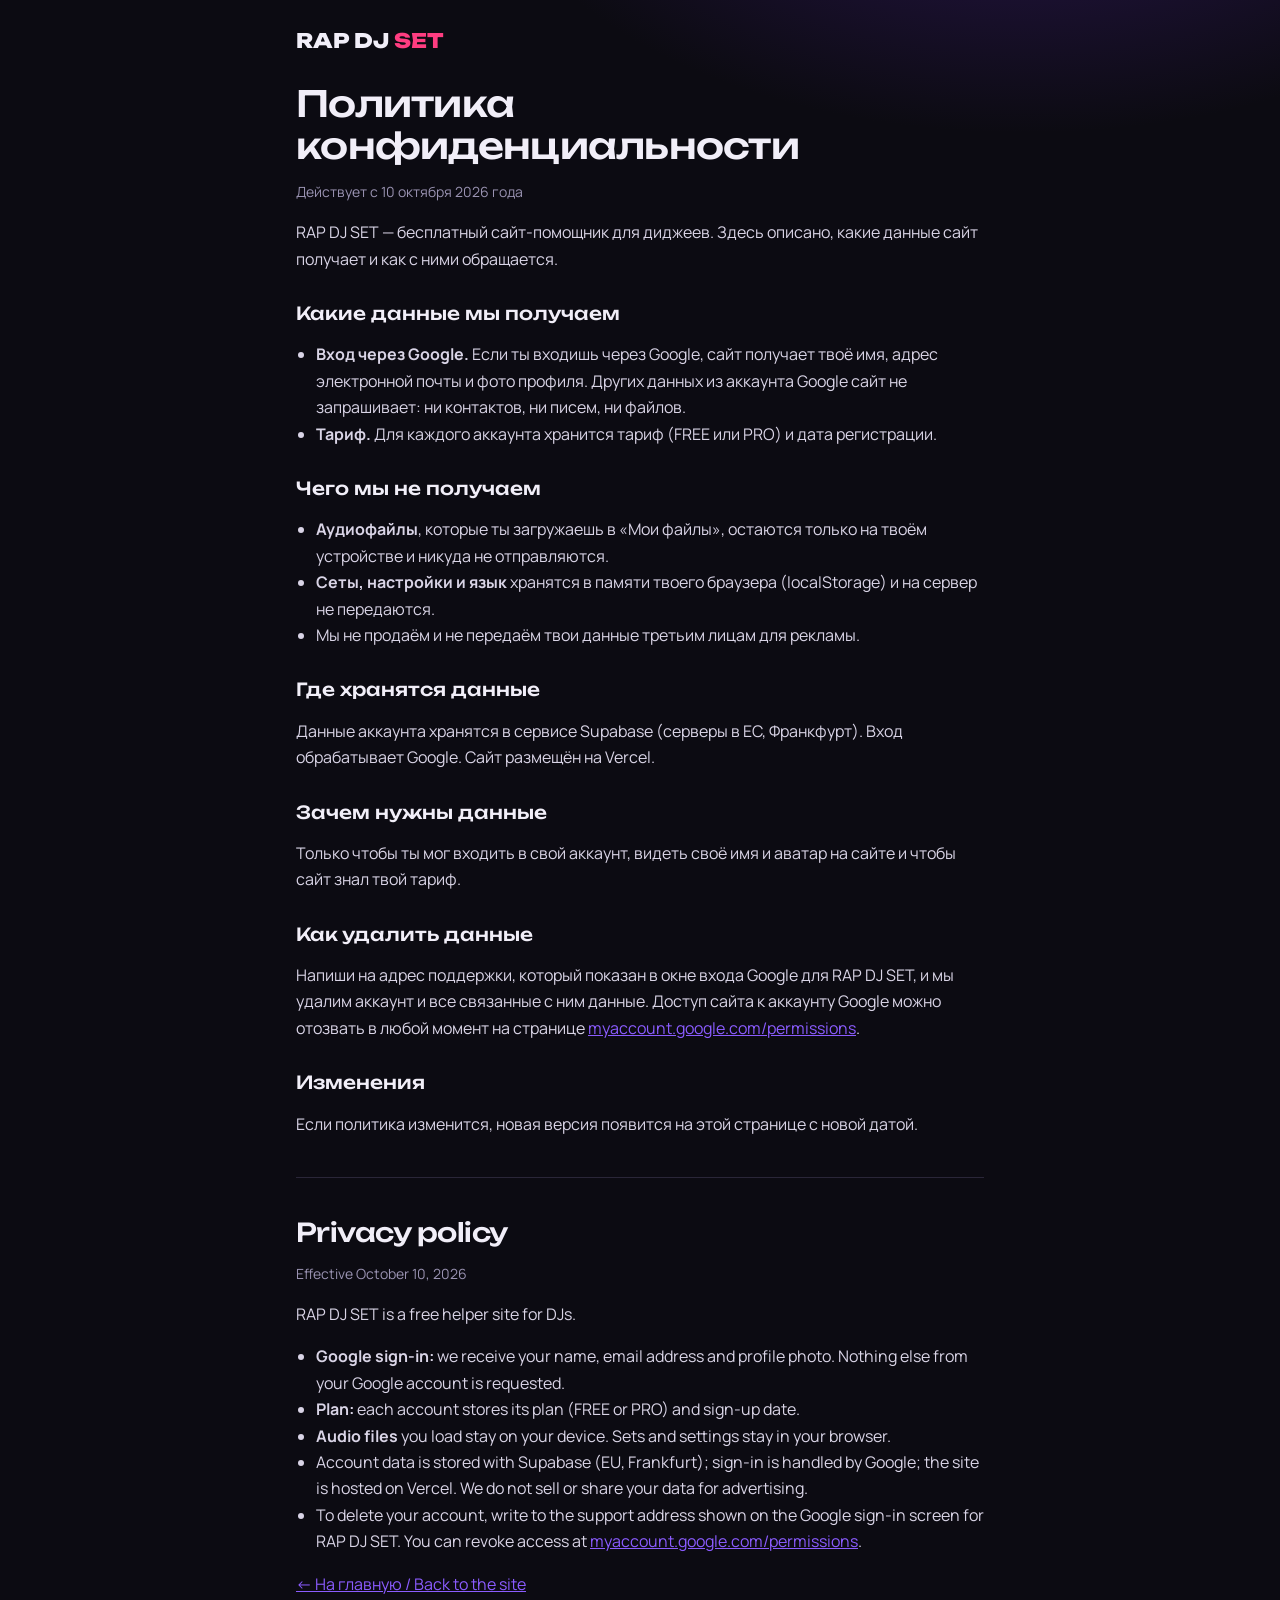
<file: privacy.html>
<!DOCTYPE html>
<html lang="ru"><head><meta charset="utf-8"><title>Политика конфиденциальности — RAP DJ SET</title>
<meta name="viewport" content="width=device-width, initial-scale=1, viewport-fit=cover">
<link rel="icon" href="icons/192.png"><meta name="theme-color" content="#0c0b12">
<link href="https://fonts.googleapis.com/css2?family=Unbounded:wght@500;800&family=Manrope:wght@400;600;800&display=swap" rel="stylesheet">
<style>
:root{--bg:#0c0b12;--card:#16141f;--line:#2a2638;--tx:#f1eef8;--mu:#9a93b2;--ac:#8b5cff;--hot:#ff3d81;color-scheme:dark}
*{box-sizing:border-box}
body{margin:0;background:radial-gradient(900px 500px at 80% -10%,#2a1650 0,transparent 60%),var(--bg);color:var(--tx);font:16px/1.65 Manrope,system-ui,sans-serif}
main{max-width:720px;margin:0 auto;padding:28px 16px 56px}
.logo{font:800 20px Unbounded,Impact,sans-serif;color:var(--tx);text-decoration:none}.logo i{font-style:normal;color:var(--hot)}
h1{font:500 clamp(22px,5vw,36px)/1.15 Unbounded,Impact,sans-serif;overflow-wrap:anywhere;hyphens:auto;margin:28px 0 6px;letter-spacing:-.02em}
h2{font:500 18px/1.3 Unbounded,Impact,sans-serif;margin:30px 0 8px}
p,li{color:#d9d4e6}ul{padding-left:20px}
.k{color:var(--mu);font-size:14px}
a{color:var(--ac)}
hr{border:0;border-top:1px solid var(--line);margin:40px 0}
</style></head><body><main>
<a class="logo" href="./">RAP DJ <i>SET</i></a>

<h1>Политика конфиденциальности</h1>
<p class="k">Действует с 10 октября 2026 года</p>

<p>RAP DJ SET — бесплатный сайт-помощник для диджеев. Здесь описано, какие данные сайт получает и как с ними обращается.</p>

<h2>Какие данные мы получаем</h2>
<ul>
<li><b>Вход через Google.</b> Если ты входишь через Google, сайт получает твоё имя, адрес электронной почты и фото профиля. Других данных из аккаунта Google сайт не запрашивает: ни контактов, ни писем, ни файлов.</li>
<li><b>Тариф.</b> Для каждого аккаунта хранится тариф (FREE или PRO) и дата регистрации.</li>
</ul>

<h2>Чего мы не получаем</h2>
<ul>
<li><b>Аудиофайлы</b>, которые ты загружаешь в «Мои файлы», остаются только на твоём устройстве и никуда не отправляются.</li>
<li><b>Сеты, настройки и язык</b> хранятся в памяти твоего браузера (localStorage) и на сервер не передаются.</li>
<li>Мы не продаём и не передаём твои данные третьим лицам для рекламы.</li>
</ul>

<h2>Где хранятся данные</h2>
<p>Данные аккаунта хранятся в сервисе Supabase (серверы в ЕС, Франкфурт). Вход обрабатывает Google. Сайт размещён на Vercel.</p>

<h2>Зачем нужны данные</h2>
<p>Только чтобы ты мог входить в свой аккаунт, видеть своё имя и аватар на сайте и чтобы сайт знал твой тариф.</p>

<h2>Как удалить данные</h2>
<p>Напиши на адрес поддержки, который показан в окне входа Google для RAP DJ SET, и мы удалим аккаунт и все связанные с ним данные. Доступ сайта к аккаунту Google можно отозвать в любой момент на странице <a href="https://myaccount.google.com/permissions" rel="noopener">myaccount.google.com/permissions</a>.</p>

<h2>Изменения</h2>
<p>Если политика изменится, новая версия появится на этой странице с новой датой.</p>

<hr>
<h1 style="font-size:26px">Privacy policy</h1>
<p class="k">Effective October 10, 2026</p>
<p>RAP DJ SET is a free helper site for DJs.</p>
<ul>
<li><b>Google sign-in:</b> we receive your name, email address and profile photo. Nothing else from your Google account is requested.</li>
<li><b>Plan:</b> each account stores its plan (FREE or PRO) and sign-up date.</li>
<li><b>Audio files</b> you load stay on your device. Sets and settings stay in your browser.</li>
<li>Account data is stored with Supabase (EU, Frankfurt); sign-in is handled by Google; the site is hosted on Vercel. We do not sell or share your data for advertising.</li>
<li>To delete your account, write to the support address shown on the Google sign-in screen for RAP DJ SET. You can revoke access at <a href="https://myaccount.google.com/permissions" rel="noopener">myaccount.google.com/permissions</a>.</li>
</ul>
<p><a href="./">← На главную / Back to the site</a></p>
</main></body></html>
</file>
